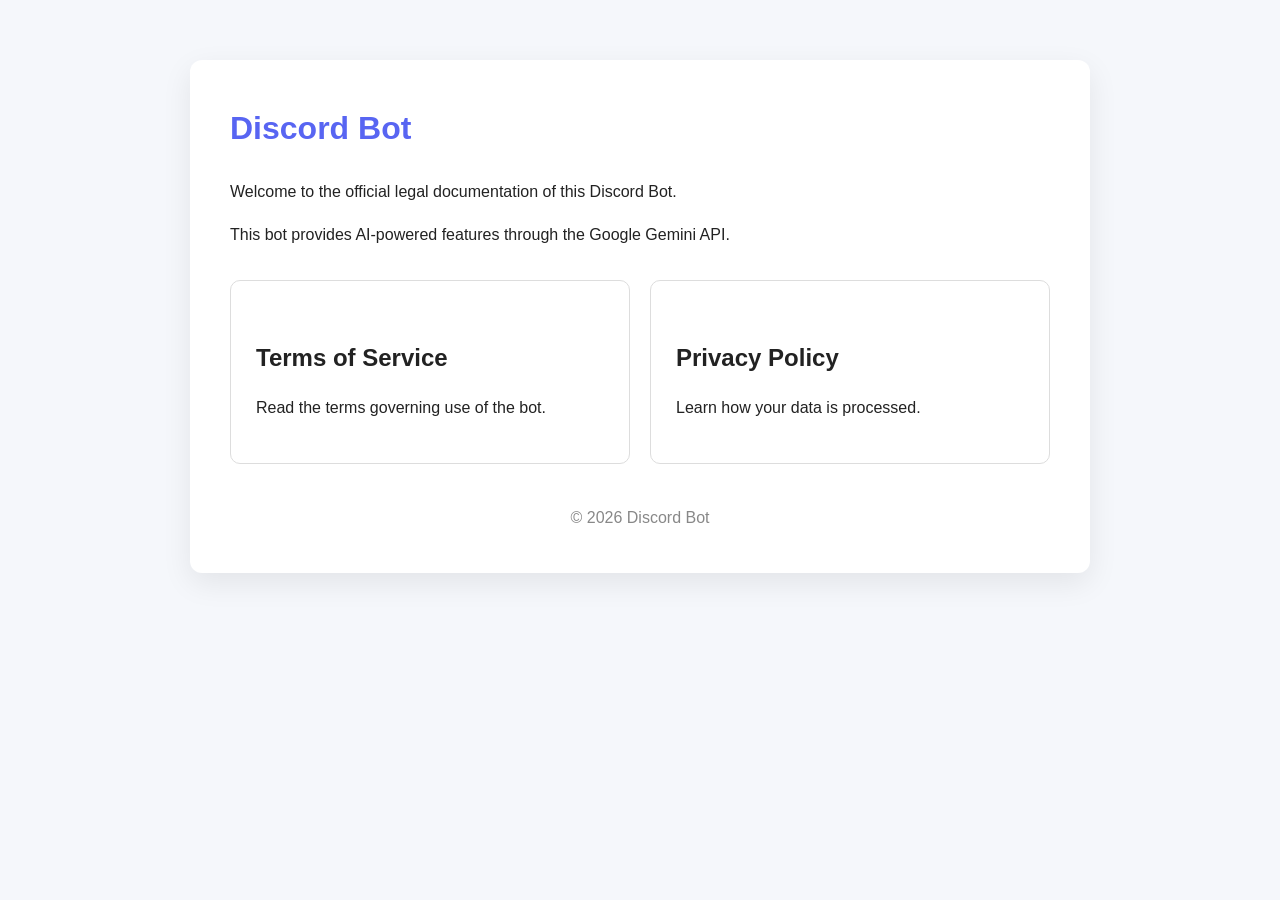
<file: index.html>
<!DOCTYPE html>
<html lang="en">

<head>
    <meta charset="UTF-8">
    <meta name="viewport" content="width=device-width, initial-scale=1.0">
    <title>Discord Bot</title>

    <link rel="stylesheet" href="style.css">
</head>

<body>

<div class="container">

<h1>Discord Bot</h1>

<p>
Welcome to the official legal documentation of this Discord Bot.
</p>

<p>
This bot provides AI-powered features through the Google Gemini API.
</p>

<div class="cards">

<a class="card" href="terms.html">
<h2>Terms of Service</h2>
<p>Read the terms governing use of the bot.</p>
</a>

<a class="card" href="privacy.html">
<h2>Privacy Policy</h2>
<p>Learn how your data is processed.</p>
</a>

</div>

<footer>

© 2026 Discord Bot

</footer>

</div>

</body>

</html>
</file>
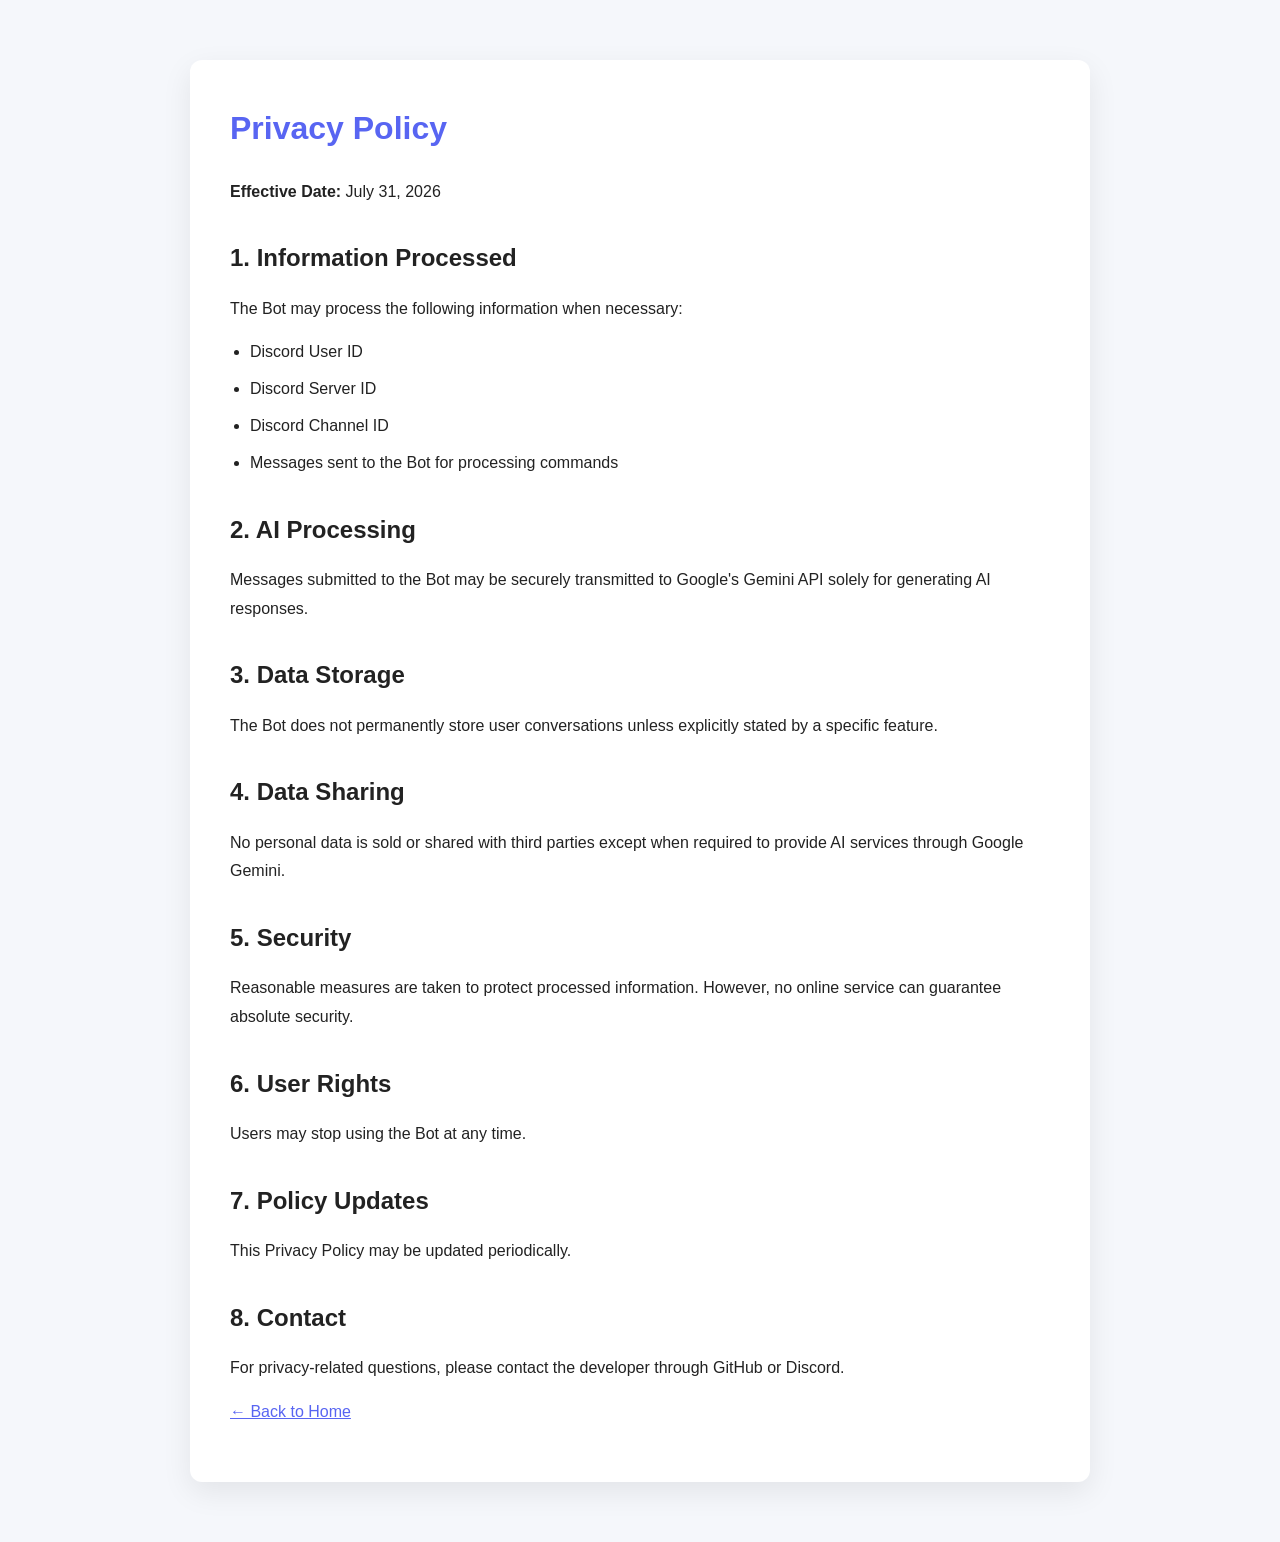
<file: privacy.html>
<!DOCTYPE html>
<html lang="en">

<head>

<meta charset="UTF-8">

<meta name="viewport" content="width=device-width, initial-scale=1.0">

<title>Privacy Policy</title>

<link rel="stylesheet" href="style.css">

</head>

<body>

<div class="container">

<h1>Privacy Policy</h1>

<p><strong>Effective Date:</strong> July 31, 2026</p>

<h2>1. Information Processed</h2>

<p>

The Bot may process the following information when necessary:

</p>

<ul>

<li>Discord User ID</li>

<li>Discord Server ID</li>

<li>Discord Channel ID</li>

<li>Messages sent to the Bot for processing commands</li>

</ul>

<h2>2. AI Processing</h2>

<p>

Messages submitted to the Bot may be securely transmitted to Google's Gemini API solely for generating AI responses.

</p>

<h2>3. Data Storage</h2>

<p>

The Bot does not permanently store user conversations unless explicitly stated by a specific feature.

</p>

<h2>4. Data Sharing</h2>

<p>

No personal data is sold or shared with third parties except when required to provide AI services through Google Gemini.

</p>

<h2>5. Security</h2>

<p>

Reasonable measures are taken to protect processed information.
However, no online service can guarantee absolute security.

</p>

<h2>6. User Rights</h2>

<p>

Users may stop using the Bot at any time.

</p>

<h2>7. Policy Updates</h2>

<p>

This Privacy Policy may be updated periodically.

</p>

<h2>8. Contact</h2>

<p>

For privacy-related questions, please contact the developer through GitHub or Discord.

</p>

<p>

<a href="index.html">← Back to Home</a>

</p>

</div>

</body>

</html>
</file>
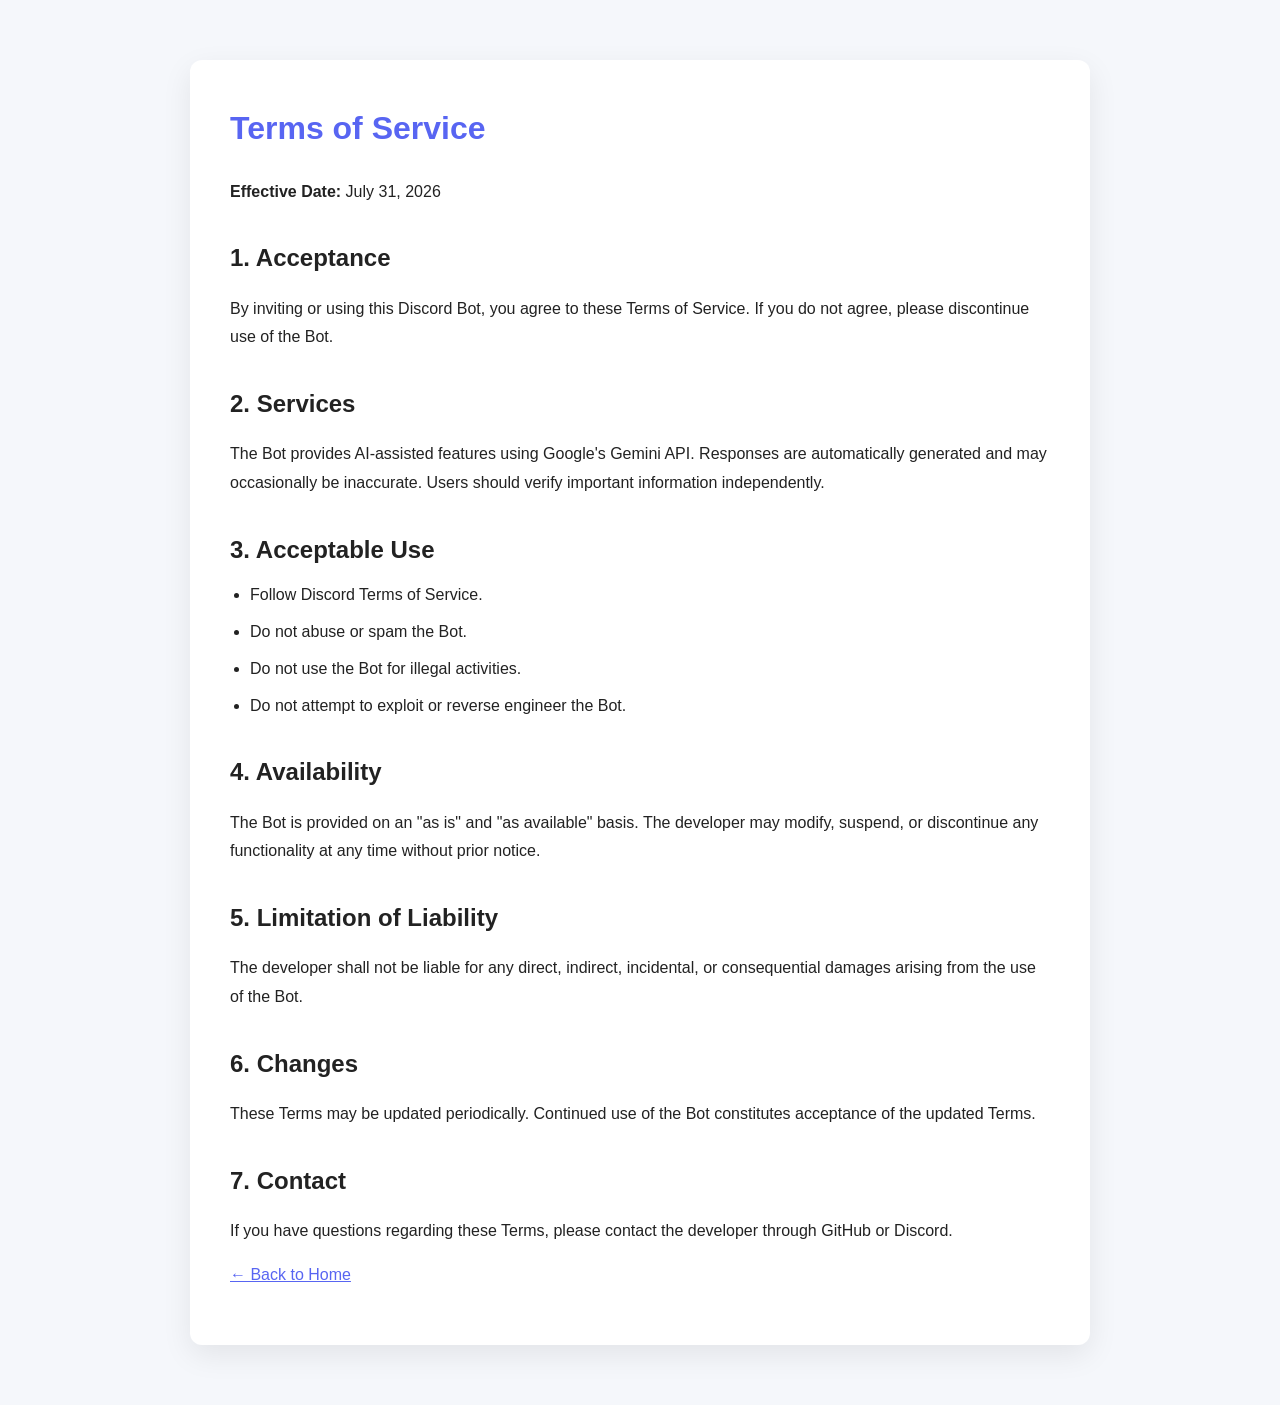
<file: terms.html>
<!DOCTYPE html>
<html lang="en">

<head>
<meta charset="UTF-8">
<meta name="viewport" content="width=device-width, initial-scale=1.0">

<title>Terms of Service</title>

<link rel="stylesheet" href="style.css">

</head>

<body>

<div class="container">

<h1>Terms of Service</h1>

<p><strong>Effective Date:</strong> July 31, 2026</p>

<h2>1. Acceptance</h2>

<p>
By inviting or using this Discord Bot, you agree to these Terms of Service.
If you do not agree, please discontinue use of the Bot.
</p>

<h2>2. Services</h2>

<p>
The Bot provides AI-assisted features using Google's Gemini API.
Responses are automatically generated and may occasionally be inaccurate.
Users should verify important information independently.
</p>

<h2>3. Acceptable Use</h2>

<ul>

<li>Follow Discord Terms of Service.</li>

<li>Do not abuse or spam the Bot.</li>

<li>Do not use the Bot for illegal activities.</li>

<li>Do not attempt to exploit or reverse engineer the Bot.</li>

</ul>

<h2>4. Availability</h2>

<p>
The Bot is provided on an "as is" and "as available" basis.
The developer may modify, suspend, or discontinue any functionality at any time without prior notice.
</p>

<h2>5. Limitation of Liability</h2>

<p>
The developer shall not be liable for any direct, indirect, incidental, or consequential damages arising from the use of the Bot.
</p>

<h2>6. Changes</h2>

<p>
These Terms may be updated periodically.
Continued use of the Bot constitutes acceptance of the updated Terms.
</p>

<h2>7. Contact</h2>

<p>
If you have questions regarding these Terms, please contact the developer through GitHub or Discord.
</p>

<p>

<a href="index.html">← Back to Home</a>

</p>

</div>

</body>

</html>
</file>
<file: style.css>
*{
    margin:0;
    padding:0;
    box-sizing:border-box;
}

body{
    background:#f5f7fb;
    color:#222;
    font-family:Arial,Helvetica,sans-serif;
    line-height:1.8;
}

.container{
    max-width:900px;
    margin:60px auto;
    background:white;
    padding:40px;
    border-radius:12px;
    box-shadow:0 10px 30px rgba(0,0,0,.08);
}

h1{
    color:#5865F2;
    margin-bottom:20px;
}

h2{
    margin-top:30px;
    margin-bottom:10px;
}

p{
    margin:15px 0;
}

ul{
    margin-left:20px;
}

li{
    margin:8px 0;
}

.cards{
    display:flex;
    gap:20px;
    margin-top:30px;
    flex-wrap:wrap;
}

.card{
    flex:1;
    min-width:250px;
    text-decoration:none;
    color:#222;
    border:1px solid #ddd;
    border-radius:10px;
    padding:25px;
    transition:.2s;
}

.card:hover{
    transform:translateY(-4px);
    border-color:#5865F2;
}

footer{
    margin-top:40px;
    text-align:center;
    color:#888;
}

a{
    color:#5865F2;
}
</file>
